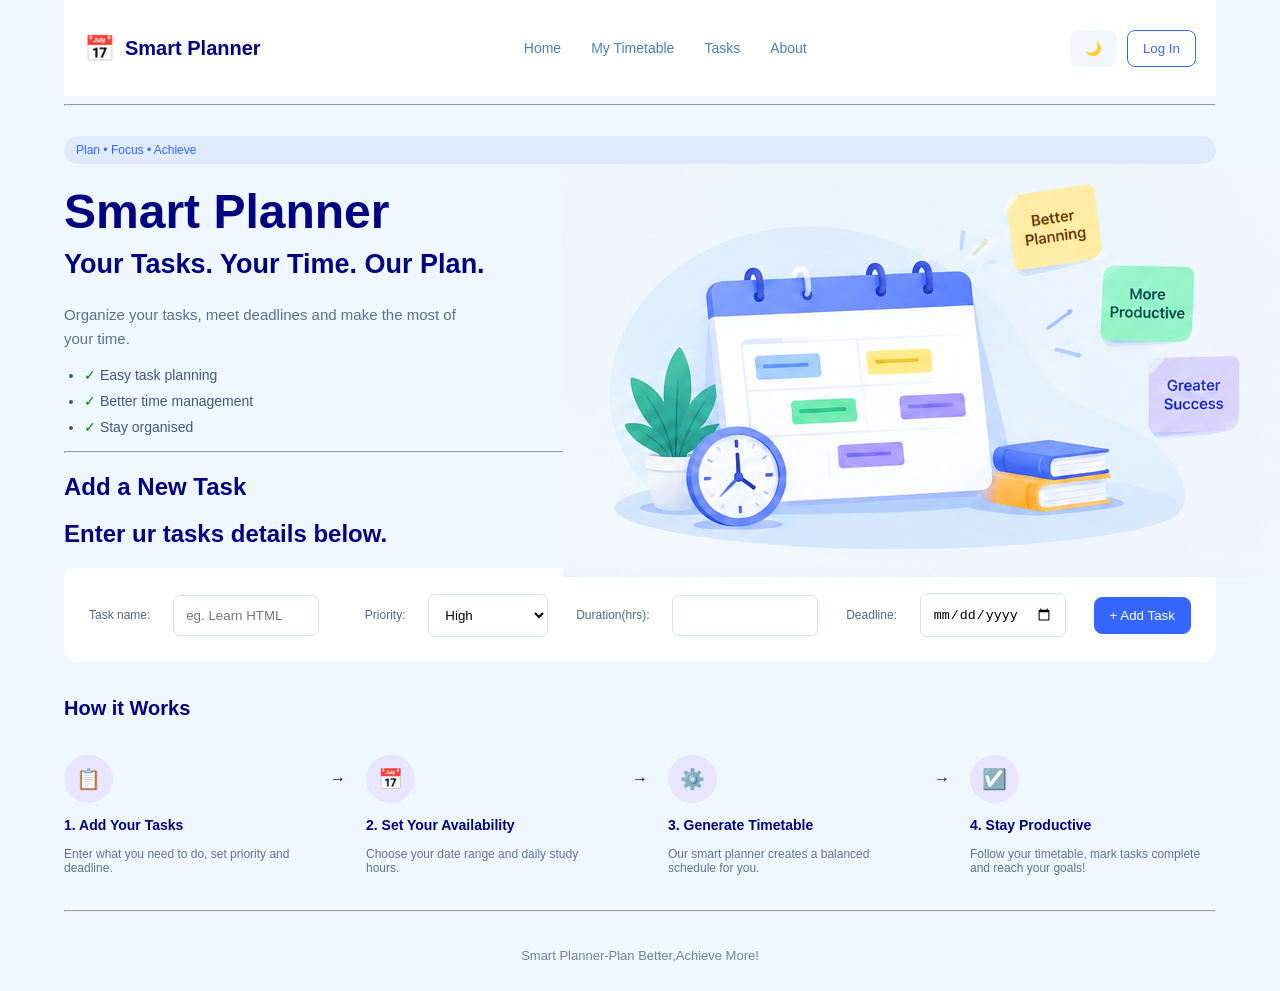
<file: index.html>
<!DOCTYPE html>
<html lang="en">

<head>
    <title>Smart Planner</title>
    <link rel="stylesheet" href="style1.css">
    <link rel="icon" href="img/date.png">
</head>

<body>
    <header>
        <div class="logo">
            <span>📅</span>
            <h2>Smart Planner</h2>
        </div>
        <nav>
            <a href="index.html">Home</a>
            <a href="timetable.html">My Timetable</a>
            <a href="tasks.html">Tasks</a>
            <a href="about.html">About</a>
        </nav>
            
        <div class="nav-right">
            <button class="theme-toggle">🌙</button>
            <button class="login-btn">Log In</button>
        </div>
    </header>

    <hr>
    <div>
        <span>Plan • Focus • Achieve</span>
    </div>
    <h1>Smart Planner</h1>
    <h2>Your Tasks. Your Time. Our Plan.</h2>

    <p>
        Organize your tasks, meet deadlines
        and make the most of your time.
    </p>

    <ul>  
        <li><span style="color: green;">✓</span> Easy task planning</li>
        <li><span style="color: green;">✓</span> Better time management</li>
        <li><span style="color: green;">✓</span> Stay organised</li>
    </ul>
        
    <div>
        <img src="Smart Planner Dashboard Interface.png">
    </div>
    <hr>
     
    <div>
        <h2>Add a New Task</h2>
        <h2>Enter ur tasks details below.</h2>
    </div>

    <form>
        <label>Task name:</label>
        <input type="text"
               placeholder="eg. Learn HTML">
        <br><br>

        <label>Priority:</label>
        <div>
            <select>
                <option>High</option>
                <option>Medium</option>
                <option>Low</option>
            </select>
        <br><br>
        </div>
        

        <label>Duration(hrs):</label>
        <div>
            <input type="text">
            <br><br>
        </div>

        <label>Deadline:</label>
        <div>
            <input type="date">
            <br><br>
        </div>

        <button type="submit">+ Add Task</button>
    </form>

    <h2>How it Works</h2>
    <div class="steps-container">
            <div class="step">
                <div class="step-icon">📋</div>
                <h3>1. Add Your Tasks</h3>
                <p>Enter what you need to do, set priority and deadline.</p>
            </div>
            <span class="arrow">→</span>

            <div class="step">
                <div class="step-icon">📅</div>
                <h3>2. Set Your Availability</h3>
                <p>Choose your date range and daily study hours.</p>
            </div>
            <span class="arrow">→</span>

            <div class="step">
                <div class="step-icon">⚙️</div>
                <h3>3. Generate Timetable</h3>
                <p>Our smart planner creates a balanced schedule for you.</p>
            </div>
            <span class="arrow">→</span>

            <div class="step">
                <div class="step-icon">☑️</div>
                <h3>4. Stay Productive</h3>
                <p>Follow your timetable, mark tasks complete and reach your goals!</p>
            </div>
        </div>
    <hr>

    <footer>
        <p>Smart Planner-Plan Better,Achieve More!</p>
    </footer>

</body>
</html>
</file>
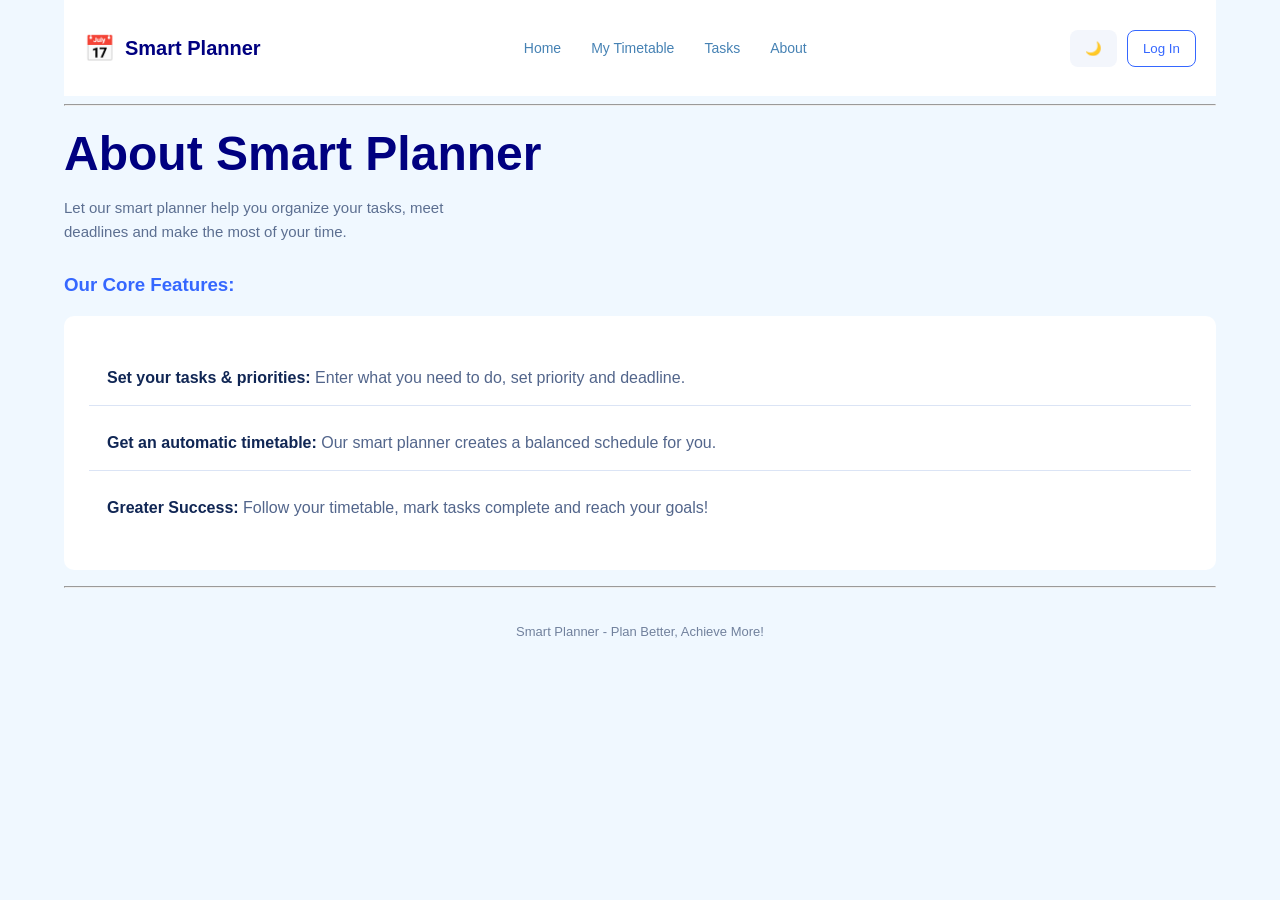
<file: about.html>
<!DOCTYPE html>
<html lang="en">

<head>
    <title>About - Smart Planner</title>
    <link rel="stylesheet" href="style1.css">
    <link rel="stylesheet" href="style4.css">
    <link rel="icon" href="img/date.png">
</head>

<body>
    <header>
        <div class="logo">
            <span>📅</span>
            <h2>Smart Planner</h2>
        </div>
        <nav>
            <a href="index.html">Home</a>
            <a href="timetable.html">My Timetable</a>
            <a href="tasks.html">Tasks</a>
            <a href="about.html">About</a>
        </nav>
        <div class="nav-right">
            <button class="theme-toggle">🌙</button>
            <button class="login-btn">Log In</button>
        </div>
    </header>

    <hr>
    <h1>About Smart Planner</h1>
    <p>Let our smart planner help you organize your tasks, meet deadlines and make the most of your time.</p>

    <h3>Our Core Features:</h3>
    <ul>
        <li><strong>Set your tasks & priorities:</strong> Enter what you need to do, set priority and deadline.</li>
        <li><strong>Get an automatic timetable:</strong> Our smart planner creates a balanced schedule for you.</li>
        <li><strong>Greater Success:</strong> Follow your timetable, mark tasks complete and reach your goals!</li>
    </ul>
    <hr>

    <footer>
        <p>Smart Planner - Plan Better, Achieve More!</p>
    </footer>
</body>
</html>
</file>
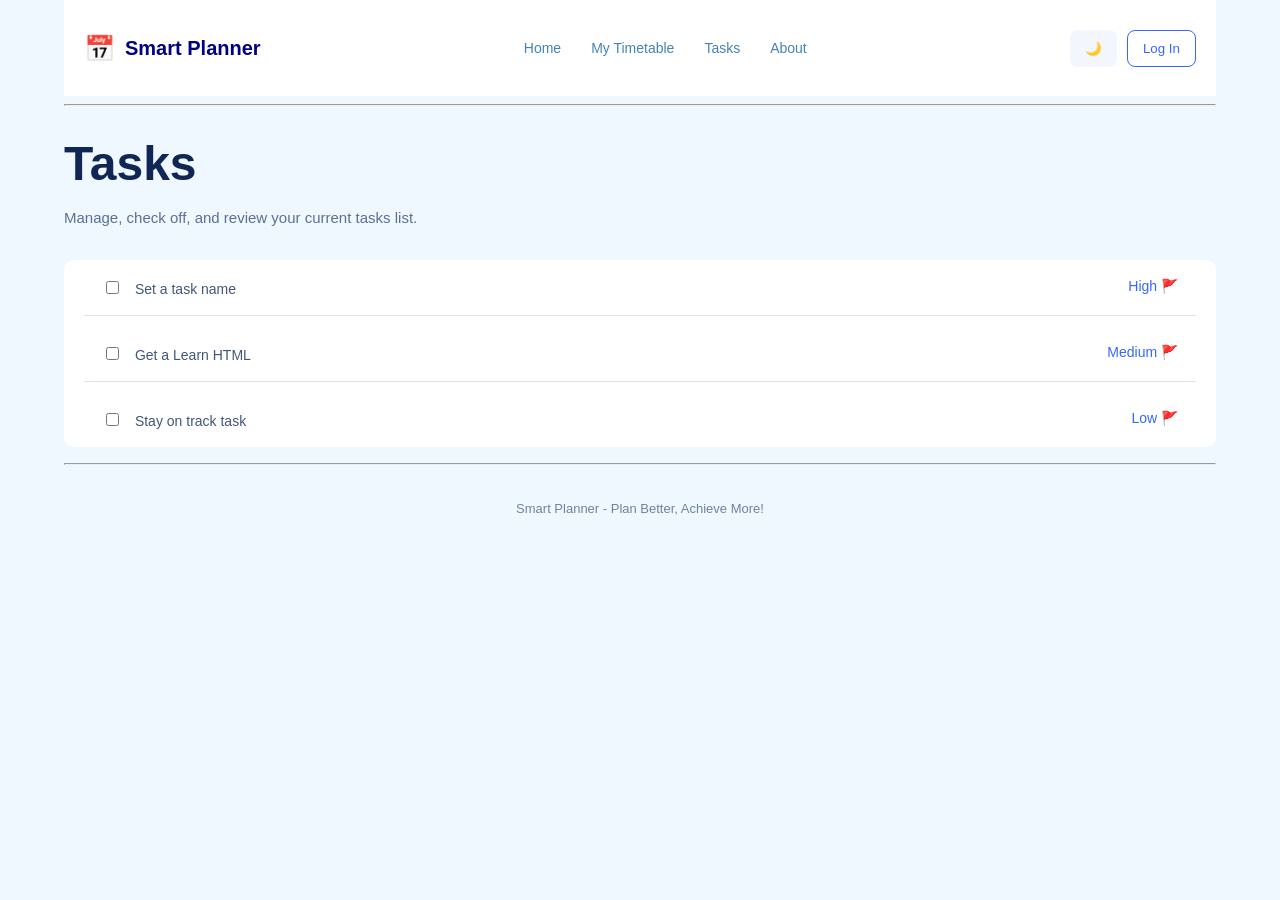
<file: tasks.html>
<!DOCTYPE html>
<html lang="en">

<head>
    <title>Tasks - Smart Planner</title>
    <link rel="stylesheet" href="style1.css">
    <link rel="stylesheet" href="style3.css">
    <link rel="icon" href="img/date.png">
</head>

<body>
    <header>
        <div class="logo">
            <span>📅</span>
            <h2>Smart Planner</h2>
        </div>
        <nav>
            <a href="index.html">Home</a>
            <a href="timetable.html">My Timetable</a>
            <a href="tasks.html">Tasks</a>
            <a href="about.html">About</a>
        </nav>
        <div class="nav-right">
            <button class="theme-toggle">🌙</button>
            <button class="login-btn">Log In</button>
        </div>
    </header>

    <hr>
    <h1>Tasks</h1>
    <p>Manage, check off, and review your current tasks list.</p>

    <ul>
        <li><input type="checkbox"> Set a task name <span>High 🚩</span></li>
        <li><input type="checkbox"> Get a Learn HTML <span>Medium 🚩</span></li>
        <li><input type="checkbox"> Stay on track task <span>Low 🚩</span></li>
    </ul>
    <hr>

    <footer>
        <p>Smart Planner - Plan Better, Achieve More!</p>
    </footer>
</body>
</html>
</file>
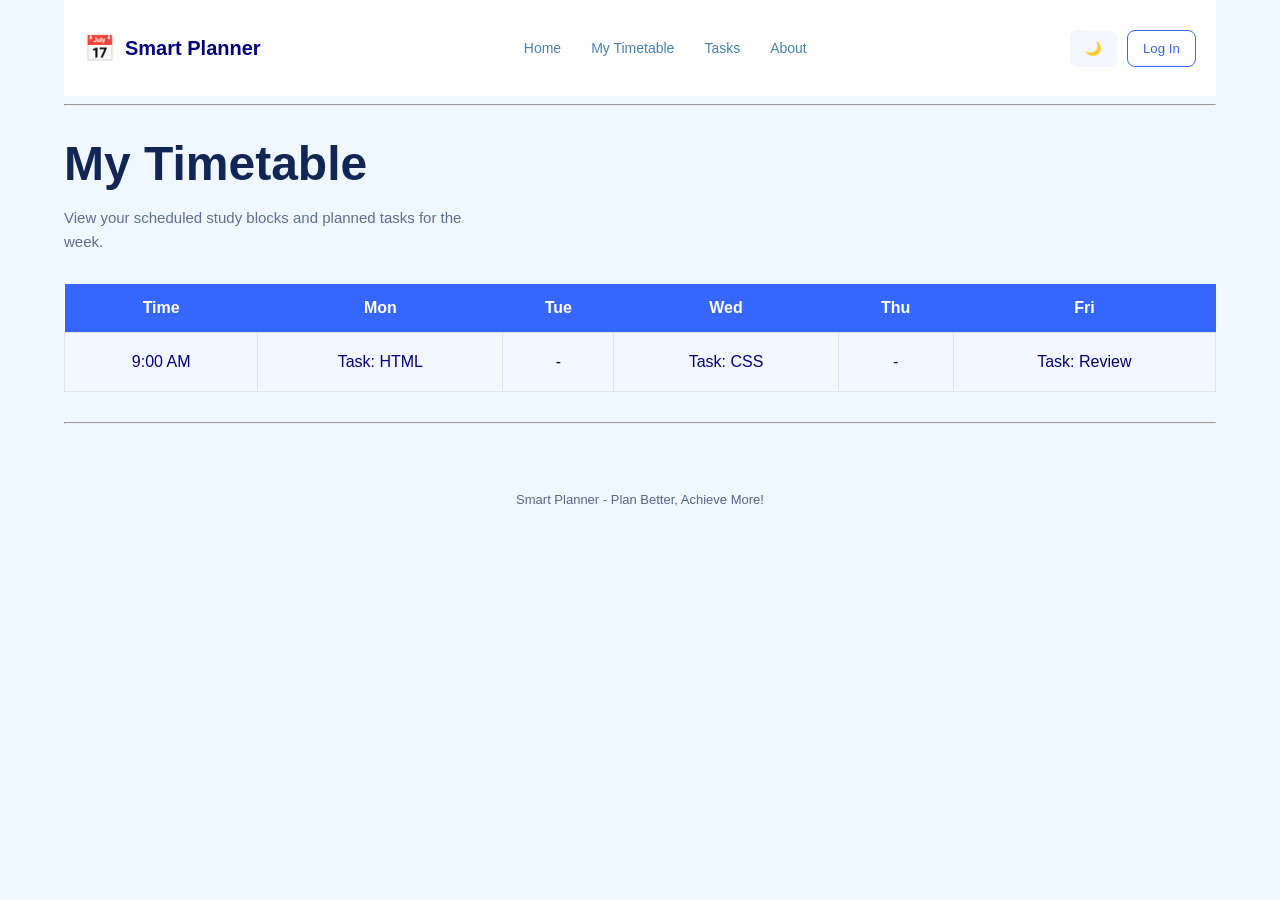
<file: timetable.html>
<!DOCTYPE html>
<html lang="en">

<head>
    <title>My Timetable - Smart Planner</title>
    <link rel="stylesheet" href="style1.css">
    <link rel="stylesheet" href="style2.css">
    <link rel="icon" href="img/date.png">
</head>

<body>
    <header>
        <div class="logo">
            <span>📅</span>
            <h2>Smart Planner</h2>
        </div>
        <nav>
            <a href="index.html">Home</a>
            <a href="timetable.html">My Timetable</a>
            <a href="tasks.html">Tasks</a>
            <a href="about.html">About</a>
        </nav>
        <div class="nav-right">
            <button class="theme-toggle">🌙</button>
            <button class="login-btn">Log In</button>
        </div>
    </header>

    <hr>
    <h1>My Timetable</h1>
    <p>View your scheduled study blocks and planned tasks for the week.</p>

    <table>
        <tr>
            <th>Time</th>
            <th>Mon</th>
            <th>Tue</th>
            <th>Wed</th>
            <th>Thu</th>
            <th>Fri</th>
        </tr>
        <tr>
            <td>9:00 AM</td>
            <td>Task: HTML</td>
            <td>-</td>
            <td>Task: CSS</td>
            <td>-</td>
            <td>Task: Review</td>
        </tr>
    </table>
    <hr>

    <footer>
        <p>Smart Planner - Plan Better, Achieve More!</p>
    </footer>
</body>
</html>
</file>
<file: style1.css>
body {
    background-color: aliceblue;
    color: navy;
    font-family: Arial, sans-serif;
    margin: 0;
    padding: 0 5%;
}

header {
    background-color: white;
    padding: 20px;
    display: flex;
    align-items: center;
    justify-content: space-between;
}

.logo {
    display: flex;
    align-items: center;
    gap: 10px;
}

.logo span {
    font-size: 25px;
}

.logo h2 {
    font-size: 20px;
}

nav {
    display: flex;
    gap: 30px;   
}

nav a {
    text-decoration: none;
    color: steelblue;
    font-size: 14px;
}

.nav-right {
    display: flex;
    gap: 10px;
}

button {
    padding: 10px 15px;
    border: 1px solid #3567ff;
    border-radius: 8px;
    background-color: white;
    color: #3567ff;
}

.theme-toggle {
    border: none;
    background-color: #f3f6fc;
}
   
body > div:nth-of-type(1){
    margin-top: 30px;
    background-color: #e0eaff;
    color: #3567ff;
    padding: 7px 12px;
    border-radius: 20px;
    font-size: 12px;
}

body > h1 {
    font-size: 48px;
    margin-top: 20px;
    margin-bottom: 10px;
}

body > h2:nth-of-type(1) {
    font-size: 27px;
    margin-top: 0;
}

body > p:nth-of-type(1) {
    color: #5c6f91;
    font-size: 15px;
    line-height: 1.6;
    width: 400px;
}

body > ul {
    padding: 0 20px;
}

body > ul li {
    margin: 10px 0;
    color: #425777;
    font-size: 14px;
}

body > div:nth-of-type(2) {
    position: absolute;
    top: 166px;
    right: 13%;
    width: 43%;
}

body > h2:nth-of-type(2) {
    font-size: 22px;
    margin-top: 35px;
}

body > h2:nth-of-type(3) {
    font-size: 13px;
    color: #647696;
    font-weight: normal;
}

form {
    background-color: white;
    padding: 25px;
    border-radius: 12px;
    display: flex;
    align-items: center;
    justify-content: space-between;
    gap: 12px;
    margin-top: 20px;
    margin-bottom: 35px;
}

form label {
    font-size: 12px;
    color: #536685;
}

form input,
form select {
    padding: 12px;
    border: 1px solid #d9e2f1;
    border-radius: 7px;
    background-color: white;
    width: 120px;
}

form > div {
    display: flex;
    align-items: center;
    gap: 5px;
}

form button {
    background-color: #3567ff;
    color: white;
}

body > h2:nth-of-type(2) {
    font-size: 20px;
    margin-bottom: 20px;
}

.steps-container {
    display: flex;
    justify-content: space-between;
    gap: 20px;
    padding: 15px 0;
}

.step {
    width: 22%;
}

.step-icon {
    background-color: #e9e5ff;
    padding: 12px;
    border-radius: 50%;
    display: inline-block;
    font-size: 20px;
}

.step h3 {
    font-size: 14px;
}

.step p {
    color: #617392;
    font-size: 12px;
}

.arrow {
    padding-top: 15px;
}

footer {
    text-align: center;
    color: #71819d;
    padding: 15px;
    font-size: 13px;
}

body{
    padding-right: 2x;
}
</file>
<file: style4.css>
/* About Page */

body > h3 {
    color: #3567ff;
    margin-top: 30px;
}

body > ul {
    background-color: white;
    padding: 25px;
    margin-top: 20px;
    border-radius: 10px;
}

body > ul li {
    list-style: none;
    padding: 18px;
    border-bottom: 1px solid #dbe4f5;
    color: #52658b;
    font-size: 16px;
}

body > ul li:last-child {
    border-bottom: none;
}

body > ul li strong {
    color: #102654;
}

body > ul li:hover {
    background-color: #f3f7ff;
}
</file>
<file: style3.css>
ul {
    background-color: white;
    padding: 25px;
    margin-top: 30px;
    border-radius: 10px;
}

li {
    list-style: none;
    padding: 18px;
    border-bottom: 1px solid #dbe4f5;
    color: #102654;
    font-size: 16px;
}

li:last-child {
    border-bottom: none;
}

input[type="checkbox"] {
    margin-right: 12px;
}

li span {
    float: right;
    color: #3567ff;
}

li:hover {
    background-color: #f3f7ff;
}

body > h1 {
    color: #102654;
    margin-top: 30px;
}

body > p {
    color: #52658b;
    font-size: 16px;
}
</file>
<file: style2.css>
table {
    width: 100%;
    border-collapse: collapse;
    background-color: white;
    margin-top: 30px;
    margin-bottom: 30px;
}

th {
    background-color: #3567ff;
    color: white;
    padding: 15px;
}

td {
    padding: 20px;
    text-align: center;
    border: 1px solid #dbe4f5;
}

tr:nth-child(even) {
    background-color: #f3f7ff;
}

tr:hover {
    background-color: #e5edff;
}

body > h1 {
    color: #102654;
    margin-top: 30px;
}

body > p {
    color: #52658b;
    font-size: 16px;
}

footer {
    text-align: center;
    padding: 15px;
    margin-top: 40px;
    color: #52658b;
}
</file>
